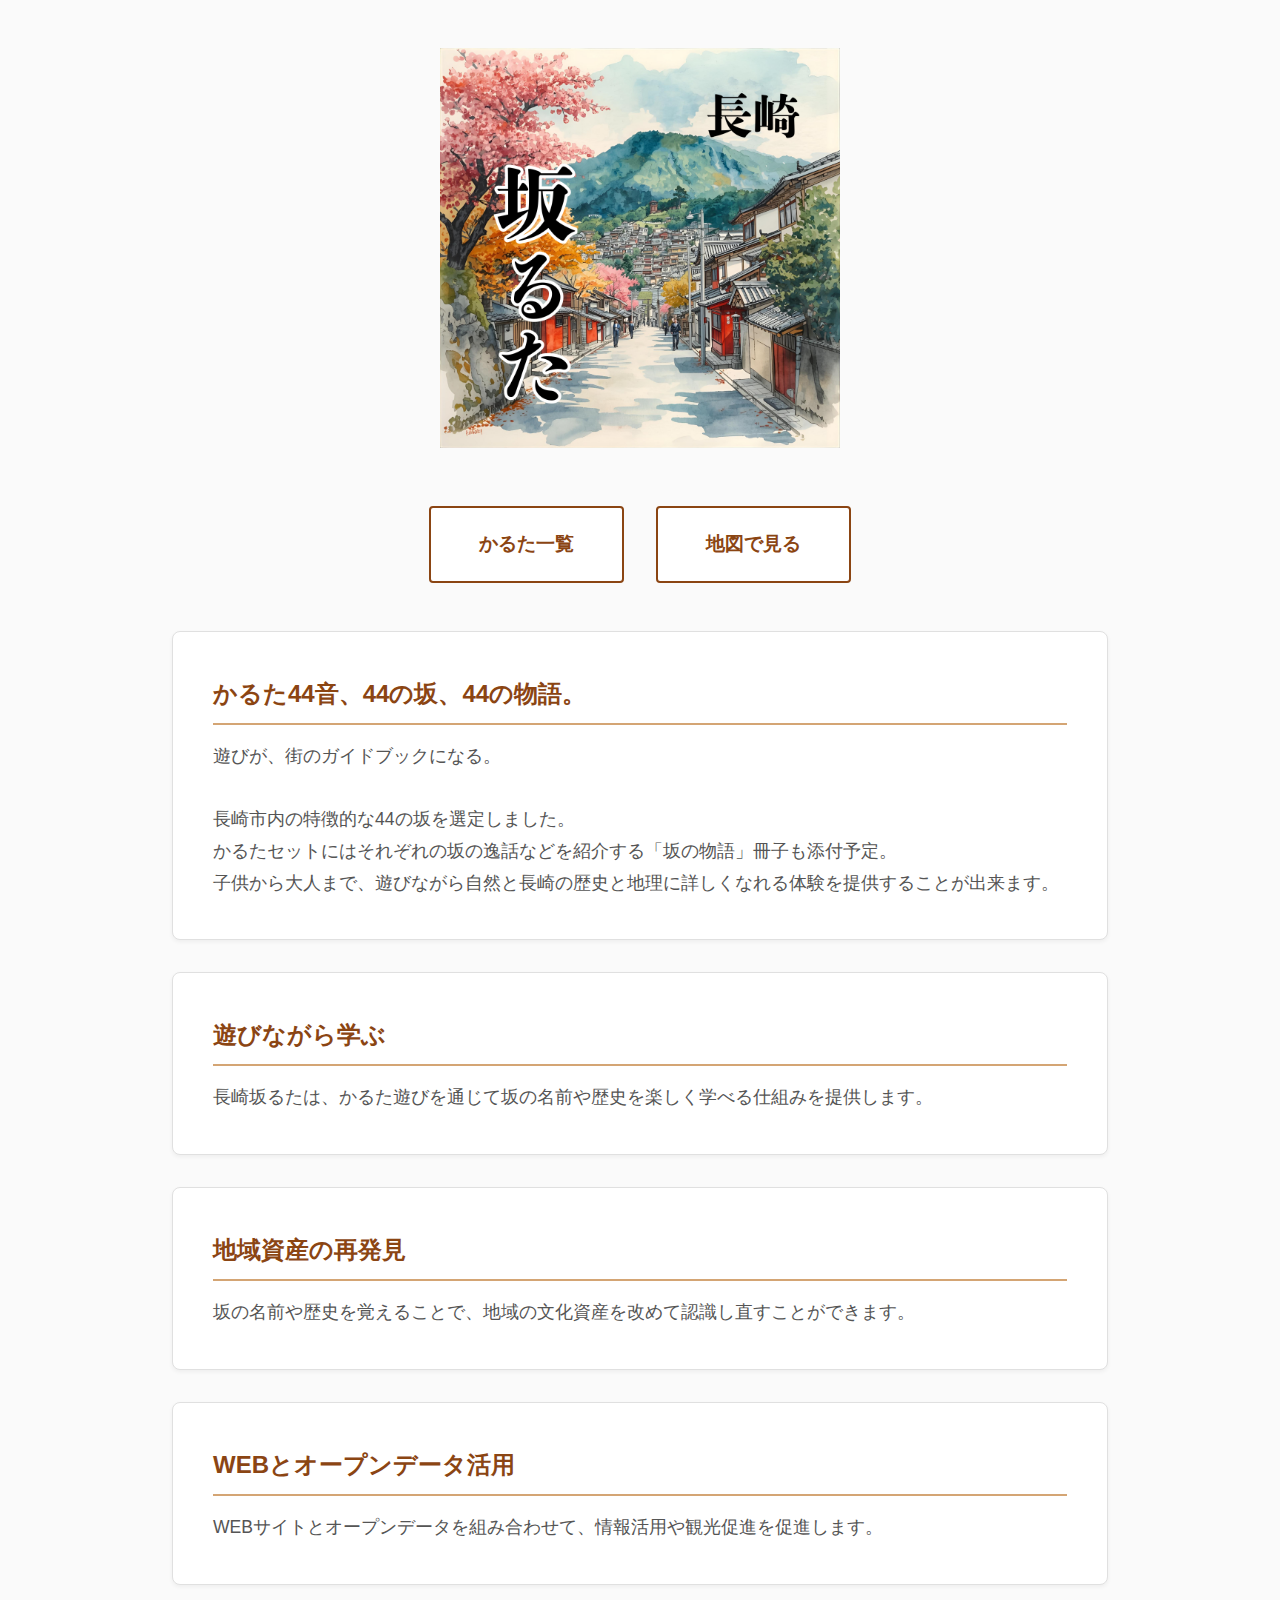
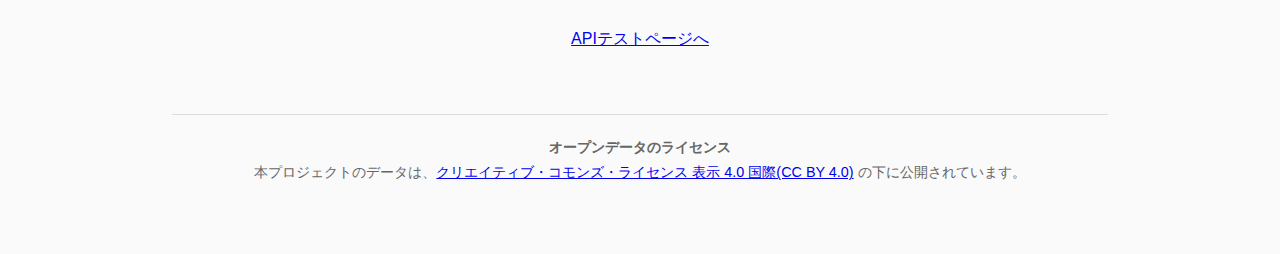
<file: index.html>
<!DOCTYPE html>
<html lang="ja">
<head>
    <meta charset="UTF-8">
    <meta name="viewport" content="width=device-width, initial-scale=1.0">
    <title>長崎坂るた</title>
    <link rel="icon" type="image/png" href="favicon.png">
    <link rel="shortcut icon" type="image/png" href="favicon.png">
    <link rel="apple-touch-icon" href="favicon.png">
    <link rel="stylesheet" href="css/index.css">
</head>
<body>
    <div class="container">
        <div class="logo-container">
            <img src="img/logo.png" alt="長崎坂るた" class="logo">
        </div>

        <div class="nav-buttons">
            <a href="list.html" class="nav-btn">かるた一覧</a>
            <a href="map.html" class="nav-btn">地図で見る</a>
        </div>

        <div class="concept-section">
            <div class="concept-title">かるた44音、44の坂、44の物語。</div>
            <div class="concept-text">
                遊びが、街のガイドブックになる。<br>
                <br>
                長崎市内の特徴的な44の坂を選定しました。<br>
                かるたセットにはそれぞれの坂の逸話などを紹介する「坂の物語」冊子も添付予定。<br>
                子供から大人まで、遊びながら自然と長崎の歴史と地理に詳しくなれる体験を提供することが出来ます。
            </div>
        </div>

        <div class="concept-section">
            <div class="concept-title">遊びながら学ぶ</div>
            <div class="concept-text">
                長崎坂るたは、かるた遊びを通じて坂の名前や歴史を楽しく学べる仕組みを提供します。
            </div>
        </div>

        <div class="concept-section">
            <div class="concept-title">地域資産の再発見</div>
            <div class="concept-text">
                坂の名前や歴史を覚えることで、地域の文化資産を改めて認識し直すことができます。
            </div>
        </div>

        <div class="concept-section">
            <div class="concept-title">WEBとオープンデータ活用</div>
            <div class="concept-text">
                WEBサイトとオープンデータを組み合わせて、情報活用や観光促進を促進します。
            </div>
        </div>

        <div style="text-align: center; margin-top: 40px;">
            <a href="api/api-test.html" target="_blank" rel="noopener">APIテストページへ</a>
        </div>

        <div style="text-align: center; margin-top: 60px; padding: 20px; border-top: 1px solid #ddd; color: #666; font-size: 0.9em;">
            <p><strong>オープンデータのライセンス</strong></p>
            <p>本プロジェクトのデータは、<a href="https://creativecommons.org/licenses/by/4.0/deed.ja" target="_blank" rel="noopener">クリエイティブ・コモンズ・ライセンス 表示 4.0 国際(CC BY 4.0)</a> の下に公開されています。</p>
        </div>
    </div>
</body>
</html>
</file>
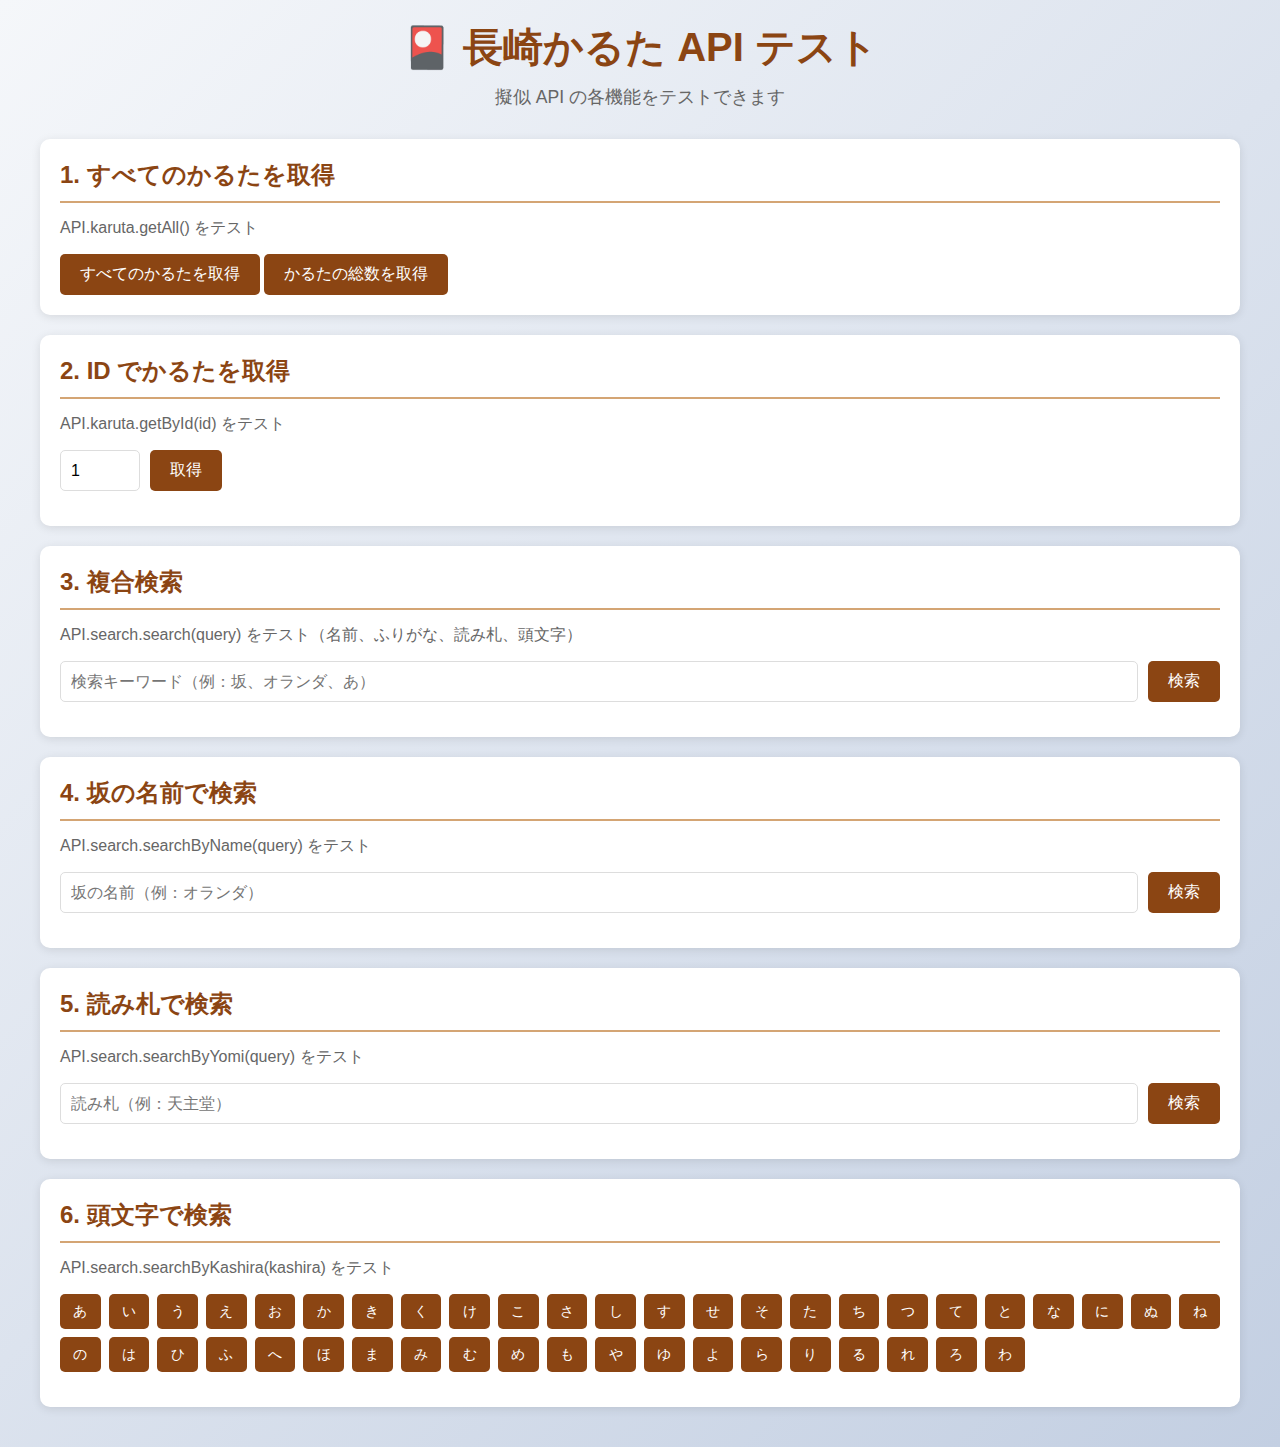
<file: api-test.html>
<!DOCTYPE html>
<html lang="ja">
<head>
    <meta charset="UTF-8">
    <meta name="viewport" content="width=device-width, initial-scale=1.0">
    <title>長崎かるた API テスト</title>
    <style>
        * {
            margin: 0;
            padding: 0;
            box-sizing: border-box;
        }

        body {
            font-family: 'Hiragino Kaku Gothic Pro', 'Segoe UI', Tahoma, sans-serif;
            background: linear-gradient(135deg, #f5f7fa 0%, #c3cfe2 100%);
            min-height: 100vh;
            padding: 20px;
        }

        .container {
            max-width: 1200px;
            margin: 0 auto;
        }

        header {
            text-align: center;
            color: #333;
            margin-bottom: 30px;
        }

        h1 {
            font-size: 2.5em;
            color: #8b4513;
            margin-bottom: 10px;
        }

        .subtitle {
            color: #666;
            font-size: 1.1em;
        }

        /* テストセクション */
        .test-section {
            background: white;
            border-radius: 10px;
            padding: 20px;
            margin-bottom: 20px;
            box-shadow: 0 2px 10px rgba(0, 0, 0, 0.1);
        }

        .test-section h2 {
            color: #8b4513;
            border-bottom: 2px solid #d4a574;
            padding-bottom: 10px;
            margin-bottom: 15px;
            font-size: 1.5em;
        }

        .test-buttons {
            display: flex;
            flex-wrap: wrap;
            gap: 10px;
            margin-bottom: 15px;
        }

        button {
            padding: 10px 20px;
            background: #8b4513;
            color: white;
            border: none;
            border-radius: 5px;
            cursor: pointer;
            font-size: 1em;
            transition: background 0.3s ease;
        }

        button:hover {
            background: #6b3410;
        }

        button:active {
            transform: scale(0.98);
        }

        .input-group {
            display: flex;
            gap: 10px;
            margin-bottom: 15px;
        }

        input[type="text"] {
            flex: 1;
            padding: 10px;
            border: 1px solid #ddd;
            border-radius: 5px;
            font-size: 1em;
        }

        input[type="text"]:focus {
            outline: none;
            border-color: #8b4513;
            box-shadow: 0 0 5px rgba(139, 69, 19, 0.3);
        }

        input[type="number"] {
            width: 80px;
            padding: 10px;
            border: 1px solid #ddd;
            border-radius: 5px;
            font-size: 1em;
        }

        /* 結果表示 */
        .result {
            background: #f9f9f9;
            border-left: 4px solid #d4a574;
            padding: 15px;
            margin-bottom: 15px;
            border-radius: 5px;
        }

        .result-title {
            color: #8b4513;
            font-weight: bold;
            margin-bottom: 10px;
            font-size: 1.1em;
        }

        .result-content {
            color: #333;
            max-height: 400px;
            overflow-y: auto;
            font-family: 'Monaco', 'Courier New', monospace;
            font-size: 0.9em;
            white-space: pre-wrap;
            word-wrap: break-word;
        }

        /* かるたカード表示 */
        .karuta-grid {
            display: grid;
            grid-template-columns: repeat(auto-fill, minmax(280px, 1fr));
            gap: 20px;
            margin-top: 20px;
        }

        .karuta-card {
            background: white;
            border-radius: 8px;
            overflow: hidden;
            box-shadow: 0 2px 8px rgba(0, 0, 0, 0.15);
            transition: transform 0.3s ease, box-shadow 0.3s ease;
        }

        .karuta-card:hover {
            transform: translateY(-5px);
            box-shadow: 0 5px 15px rgba(0, 0, 0, 0.2);
        }

        .karuta-card-header {
            background: linear-gradient(135deg, #8b4513 0%, #d4a574 100%);
            color: white;
            padding: 15px;
            text-align: center;
        }

        .karuta-card-id {
            font-size: 0.9em;
            opacity: 0.9;
            margin-bottom: 5px;
        }

        .karuta-card-name {
            font-size: 1.3em;
            font-weight: bold;
        }

        .karuta-card-body {
            padding: 15px;
        }

        .karuta-card-furikana {
            color: #666;
            font-size: 0.9em;
            margin-bottom: 10px;
        }

        .karuta-card-yomi {
            background: #f5f5f5;
            padding: 10px;
            border-radius: 5px;
            font-size: 0.95em;
            margin-bottom: 10px;
            line-height: 1.6;
        }

        .karuta-card-kashira {
            display: inline-block;
            background: #8b4513;
            color: white;
            padding: 5px 10px;
            border-radius: 5px;
            font-size: 0.9em;
            margin-bottom: 10px;
        }

        .karuta-card-location {
            color: #666;
            font-size: 0.85em;
            margin-top: 10px;
            padding-top: 10px;
            border-top: 1px solid #eee;
        }

        /* ページネーション */
        .pagination {
            display: flex;
            gap: 10px;
            align-items: center;
            justify-content: center;
            margin-top: 20px;
            flex-wrap: wrap;
        }

        .pagination-info {
            color: #333;
            font-weight: bold;
        }

        .status {
            padding: 10px 15px;
            background: #e8f4f8;
            border-left: 4px solid #2196F3;
            border-radius: 5px;
            color: #0277bd;
            margin-bottom: 15px;
        }

        .error {
            background: #ffebee;
            border-left-color: #f44336;
            color: #c62828;
        }

        .loading {
            text-align: center;
            padding: 20px;
            color: #666;
        }

        .spinner {
            display: inline-block;
            width: 20px;
            height: 20px;
            border: 3px solid #f3f3f3;
            border-top: 3px solid #8b4513;
            border-radius: 50%;
            animation: spin 1s linear infinite;
        }

        @keyframes spin {
            0% { transform: rotate(0deg); }
            100% { transform: rotate(360deg); }
        }

        .kashira-buttons {
            display: grid;
            grid-template-columns: repeat(auto-fill, minmax(40px, 1fr));
            gap: 8px;
            margin-bottom: 15px;
        }

        .kashira-buttons button {
            padding: 8px;
            font-size: 0.9em;
        }

        @media (max-width: 768px) {
            h1 {
                font-size: 1.8em;
            }

            .karuta-grid {
                grid-template-columns: repeat(auto-fill, minmax(240px, 1fr));
            }

            .input-group {
                flex-direction: column;
            }

            input[type="number"] {
                width: 100%;
            }
        }
    </style>
</head>
<body>
    <div class="container">
        <header>
            <h1>🎴 長崎かるた API テスト</h1>
            <p class="subtitle">擬似 API の各機能をテストできます</p>
        </header>

        <!-- 1. すべてのかるたを取得 -->
        <div class="test-section">
            <h2>1. すべてのかるたを取得</h2>
            <p style="margin-bottom: 15px; color: #666;">API.karuta.getAll() をテスト</p>
            <button onclick="testGetAll()">すべてのかるたを取得</button>
            <button onclick="testGetTotalCount()">かるたの総数を取得</button>
            <div id="result-all"></div>
        </div>

        <!-- 2. ID でかるたを取得 -->
        <div class="test-section">
            <h2>2. ID でかるたを取得</h2>
            <p style="margin-bottom: 15px; color: #666;">API.karuta.getById(id) をテスト</p>
            <div class="input-group">
                <input type="number" id="karutaId" placeholder="かるた ID (1-44)" min="1" max="44" value="1">
                <button onclick="testGetById()">取得</button>
            </div>
            <div id="result-by-id"></div>
        </div>

        <!-- 3. 複合検索 -->
        <div class="test-section">
            <h2>3. 複合検索</h2>
            <p style="margin-bottom: 15px; color: #666;">API.search.search(query) をテスト（名前、ふりがな、読み札、頭文字）</p>
            <div class="input-group">
                <input type="text" id="searchQuery" placeholder="検索キーワード（例：坂、オランダ、あ）">
                <button onclick="testSearch()">検索</button>
            </div>
            <div id="result-search"></div>
        </div>

        <!-- 4. 坂の名前で検索 -->
        <div class="test-section">
            <h2>4. 坂の名前で検索</h2>
            <p style="margin-bottom: 15px; color: #666;">API.search.searchByName(query) をテスト</p>
            <div class="input-group">
                <input type="text" id="nameQuery" placeholder="坂の名前（例：オランダ）">
                <button onclick="testSearchByName()">検索</button>
            </div>
            <div id="result-by-name"></div>
        </div>

        <!-- 5. 読み札で検索 -->
        <div class="test-section">
            <h2>5. 読み札で検索</h2>
            <p style="margin-bottom: 15px; color: #666;">API.search.searchByYomi(query) をテスト</p>
            <div class="input-group">
                <input type="text" id="yomiQuery" placeholder="読み札（例：天主堂）">
                <button onclick="testSearchByYomi()">検索</button>
            </div>
            <div id="result-by-yomi"></div>
        </div>

        <!-- 6. 頭文字で検索 -->
        <div class="test-section">
            <h2>6. 頭文字で検索</h2>
            <p style="margin-bottom: 15px; color: #666;">API.search.searchByKashira(kashira) をテスト</p>
            <div class="kashira-buttons" id="kashiraButtons"></div>
            <div id="result-by-kashira"></div>
        </div>


    </div>

    <script type="module">
        import API from './api/index.js';

        // グローバルに API を設定（コンソールからアクセス可能）
        window.API = API;

        // ロード状態を表示する関数
        function showLoading(elementId) {
            document.getElementById(elementId).innerHTML = 
                '<div class="loading"><div class="spinner"></div> 読み込み中...</div>';
        }

        // 結果を JSON フォーマットで表示
        function displayResult(elementId, result, title = null) {
            let html = '';
            if (title) {
                html += `<div class="result-title">${title}</div>`;
            }
            html += `<div class="result"><div class="result-content">${JSON.stringify(result, null, 2)}</div></div>`;
            document.getElementById(elementId).innerHTML = html;
        }

        // かるたカード表示関数
        function displayKarutaCards(elementId, karutaList, title = null) {
            let html = '';
            if (title) {
                html += `<div class="result-title">${title}</div>`;
            }
            if (karutaList.length === 0) {
                html += '<div class="status error">検索結果がありません</div>';
            } else {
                html += `<div class="status">検索結果: ${karutaList.length}件</div>`;
                html += '<div class="karuta-grid">';
                karutaList.forEach(k => {
                    html += `
                        <div class="karuta-card">
                            <div class="karuta-card-header">
                                <div class="karuta-card-id">ID: ${k.id}</div>
                                <div class="karuta-card-name">${k.name}</div>
                            </div>
                            <div class="karuta-card-body">
                                <div class="karuta-card-furikana">${k.furikana}</div>
                                <div class="karuta-card-kashira">頭文字: ${k.kashira}</div>
                                <div class="karuta-card-yomi">${k.yomi_kanji}</div>
                                <div class="karuta-card-location">📍 北緯 ${k.lat.toFixed(6)}, 東経 ${k.lon.toFixed(6)}</div>
                            </div>
                        </div>
                    `;
                });
                html += '</div>';
            }
            document.getElementById(elementId).innerHTML = html;
        }

        // 1. すべてのかるたを取得
        window.testGetAll = async function() {
            showLoading('result-all');
            try {
                const result = await API.karuta.getAll();
                displayKarutaCards('result-all', result, `全かるた (${result.length}件)`);
            } catch (error) {
                document.getElementById('result-all').innerHTML = 
                    `<div class="status error">エラー: ${error.message}</div>`;
            }
        };

        // かるたの総数を取得
        window.testGetTotalCount = async function() {
            showLoading('result-all');
            try {
                const count = await API.karuta.getTotalCount();
                document.getElementById('result-all').innerHTML = 
                    `<div class="result"><div class="result-title">かるたの総数</div><div class="result-content">${count}枚</div></div>`;
            } catch (error) {
                document.getElementById('result-all').innerHTML = 
                    `<div class="status error">エラー: ${error.message}</div>`;
            }
        };

        // 2. ID でかるたを取得
        window.testGetById = async function() {
            const id = parseInt(document.getElementById('karutaId').value);
            if (isNaN(id) || id < 1 || id > 44) {
                document.getElementById('result-by-id').innerHTML = 
                    '<div class="status error">1～44の数字を入力してください</div>';
                return;
            }
            showLoading('result-by-id');
            try {
                const result = await API.karuta.getById(id);
                if (result) {
                    displayKarutaCards('result-by-id', [result], `ID ${id} のかるた`);
                } else {
                    document.getElementById('result-by-id').innerHTML = 
                        `<div class="status error">ID ${id} は見つかりません</div>`;
                }
            } catch (error) {
                document.getElementById('result-by-id').innerHTML = 
                    `<div class="status error">エラー: ${error.message}</div>`;
            }
        };

        // 3. 複合検索
        window.testSearch = async function() {
            const query = document.getElementById('searchQuery').value;
            if (!query.trim()) {
                document.getElementById('result-search').innerHTML = 
                    '<div class="status error">検索キーワードを入力してください</div>';
                return;
            }
            showLoading('result-search');
            try {
                const result = await API.search.search(query);
                displayKarutaCards('result-search', result, `「${query}」の検索結果`);
            } catch (error) {
                document.getElementById('result-search').innerHTML = 
                    `<div class="status error">エラー: ${error.message}</div>`;
            }
        };

        // 4. 坂の名前で検索
        window.testSearchByName = async function() {
            const query = document.getElementById('nameQuery').value;
            if (!query.trim()) {
                document.getElementById('result-by-name').innerHTML = 
                    '<div class="status error">坂の名前を入力してください</div>';
                return;
            }
            showLoading('result-by-name');
            try {
                const result = await API.search.searchByName(query);
                displayKarutaCards('result-by-name', result, `坂の名前で「${query}」を検索`);
            } catch (error) {
                document.getElementById('result-by-name').innerHTML = 
                    `<div class="status error">エラー: ${error.message}</div>`;
            }
        };

        // 5. 読み札で検索
        window.testSearchByYomi = async function() {
            const query = document.getElementById('yomiQuery').value;
            if (!query.trim()) {
                document.getElementById('result-by-yomi').innerHTML = 
                    '<div class="status error">読み札を入力してください</div>';
                return;
            }
            showLoading('result-by-yomi');
            try {
                const result = await API.search.searchByYomi(query);
                displayKarutaCards('result-by-yomi', result, `読み札で「${query}」を検索`);
            } catch (error) {
                document.getElementById('result-by-yomi').innerHTML = 
                    `<div class="status error">エラー: ${error.message}</div>`;
            }
        };

        // 6. 頭文字で検索
        window.testSearchByKashira = async function(kashira) {
            showLoading('result-by-kashira');
            try {
                const result = await API.search.searchByKashira(kashira);
                displayKarutaCards('result-by-kashira', result, `「${kashira}」行のかるた`);
            } catch (error) {
                document.getElementById('result-by-kashira').innerHTML = 
                    `<div class="status error">エラー: ${error.message}</div>`;
            }
        };

        // 6. 頭文字一覧を取得
        window.testGetKashiraList = async function() {
            showLoading('result-kashira-list');
            try {
                const result = await API.karuta.getKashiraList();
                document.getElementById('result-kashira-list').innerHTML = 
                    `<div class="result"><div class="result-title">利用可能な頭文字</div><div class="result-content">${JSON.stringify(result, null, 2)}</div></div>`;
            } catch (error) {
                document.getElementById('result-kashira-list').innerHTML = 
                    `<div class="status error">エラー: ${error.message}</div>`;
            }
        };

        // 頭文字ボタンを動的に生成
        async function initKashiraButtons() {
            try {
                const kashiraList = await API.karuta.getKashiraList();
                const container = document.getElementById('kashiraButtons');
                kashiraList.forEach(kashira => {
                    const btn = document.createElement('button');
                    btn.textContent = kashira;
                    btn.onclick = () => window.testSearchByKashira(kashira);
                    container.appendChild(btn);
                });
            } catch (error) {
                console.error('頭文字ボタンの初期化に失敗:', error);
            }
        }

        // ページロード時に頭文字ボタンを初期化
        initKashiraButtons();

        // コンソール出力
        console.log('API テストページが読み込まれました');
        console.log('グローバルに window.API が設定されています');
        console.log('コンソールから直接 API を呼び出せます：');
        console.log('  await API.karuta.getAll()');
        console.log('  await API.search.search("坂")');
        console.log('  await API.search.searchByKashira("あ")');
    </script>
</body>
</html>
</file>
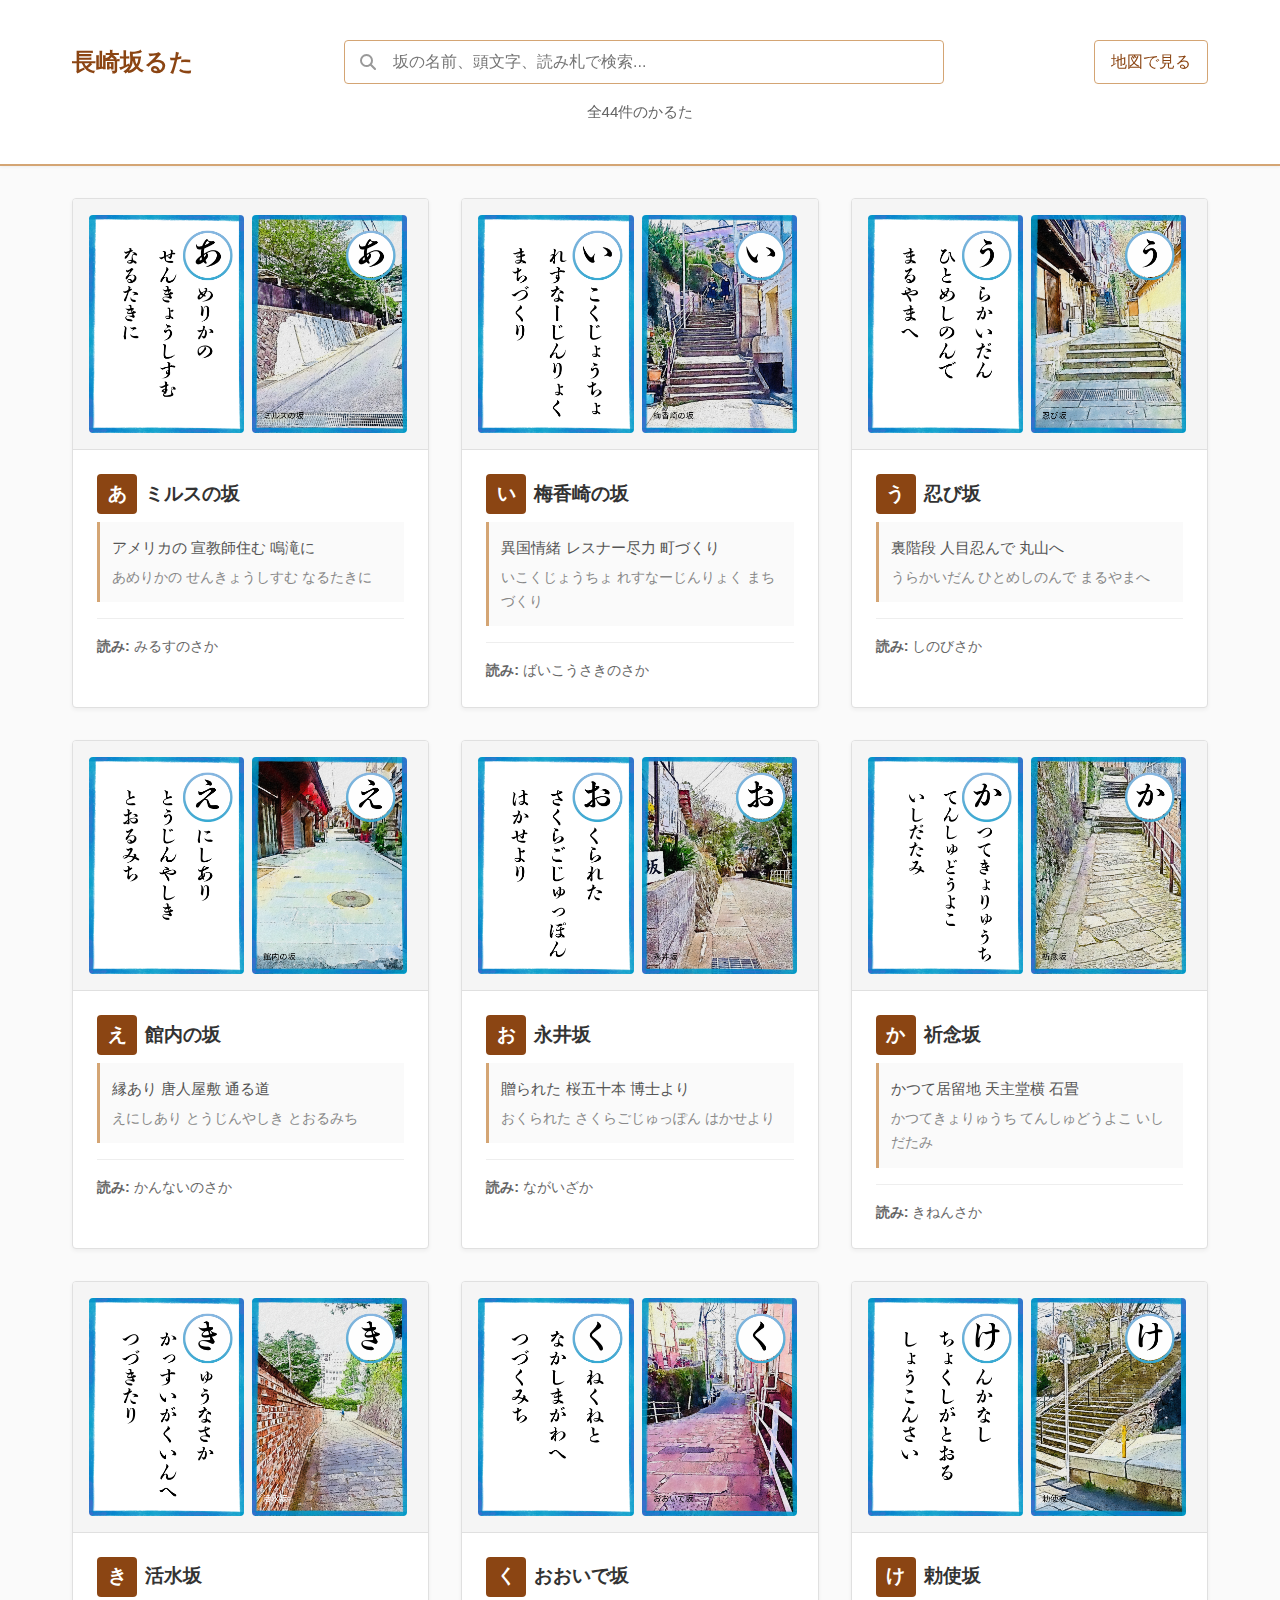
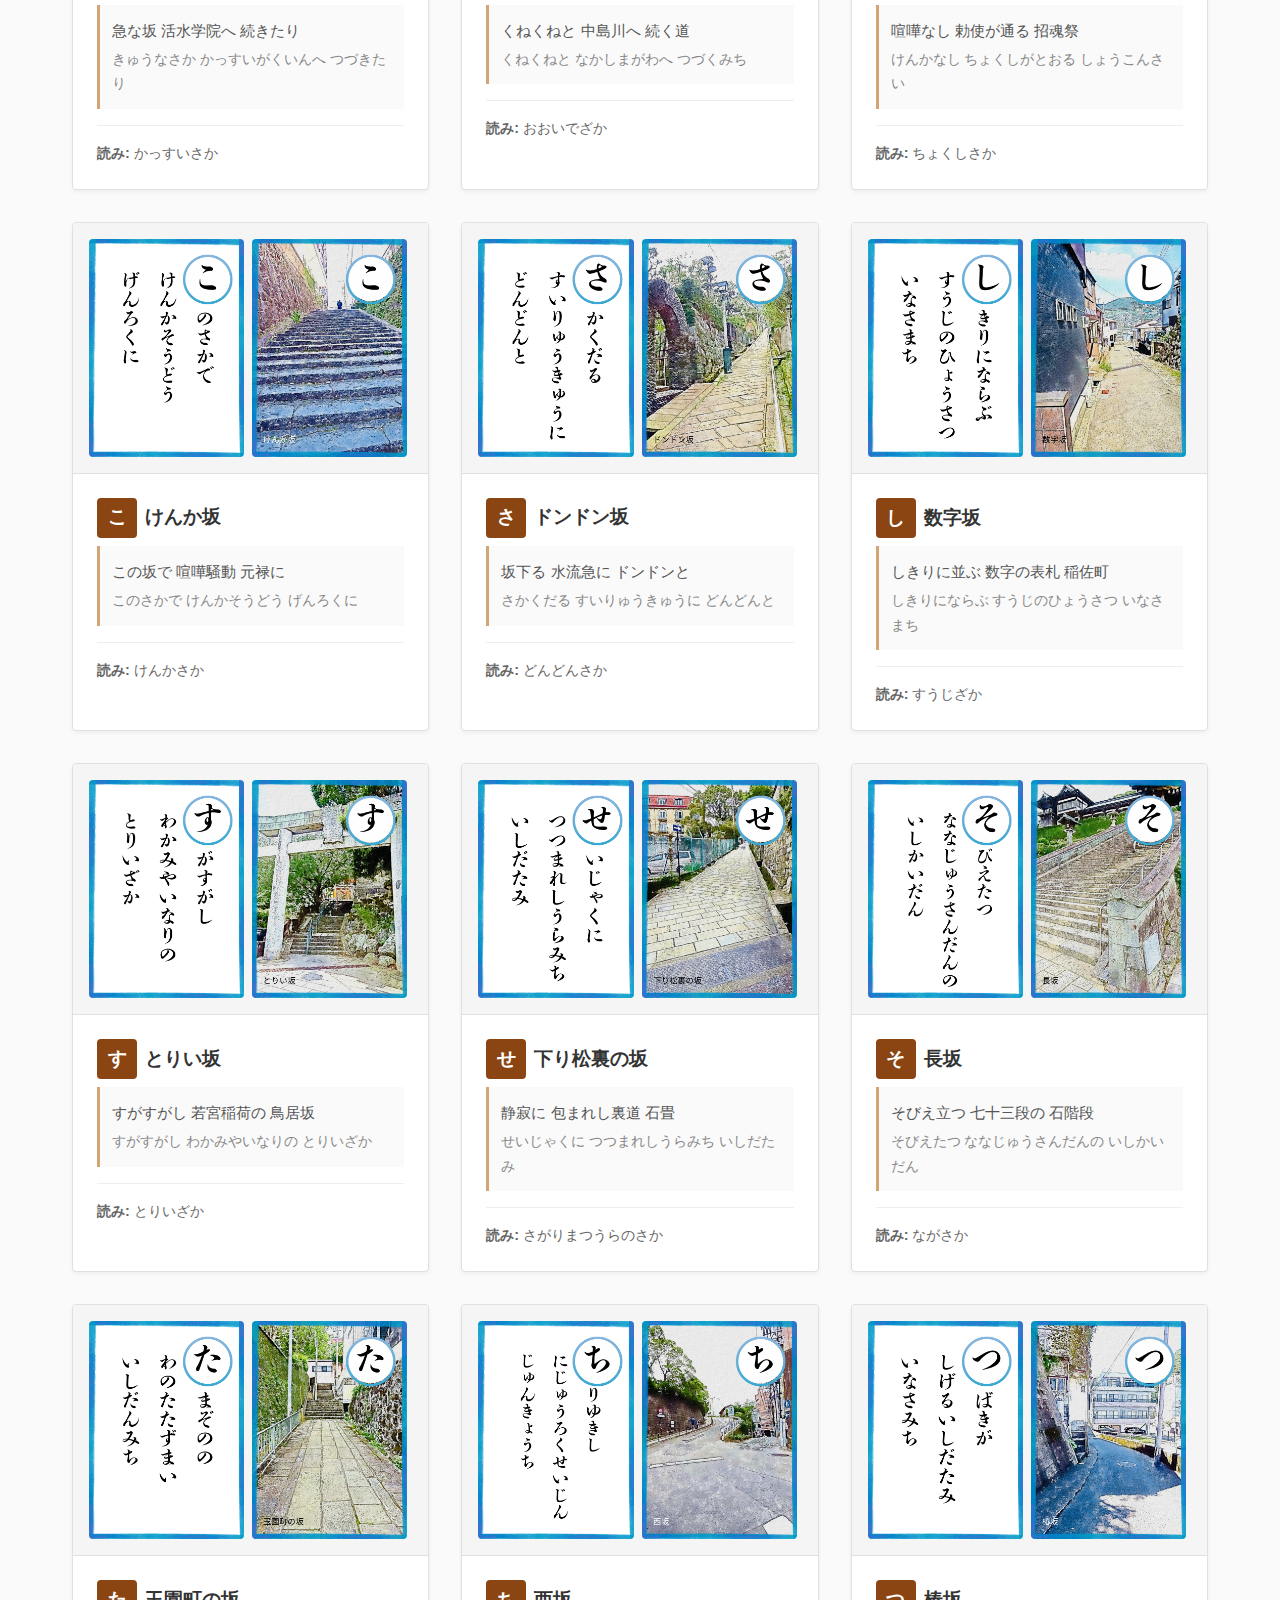
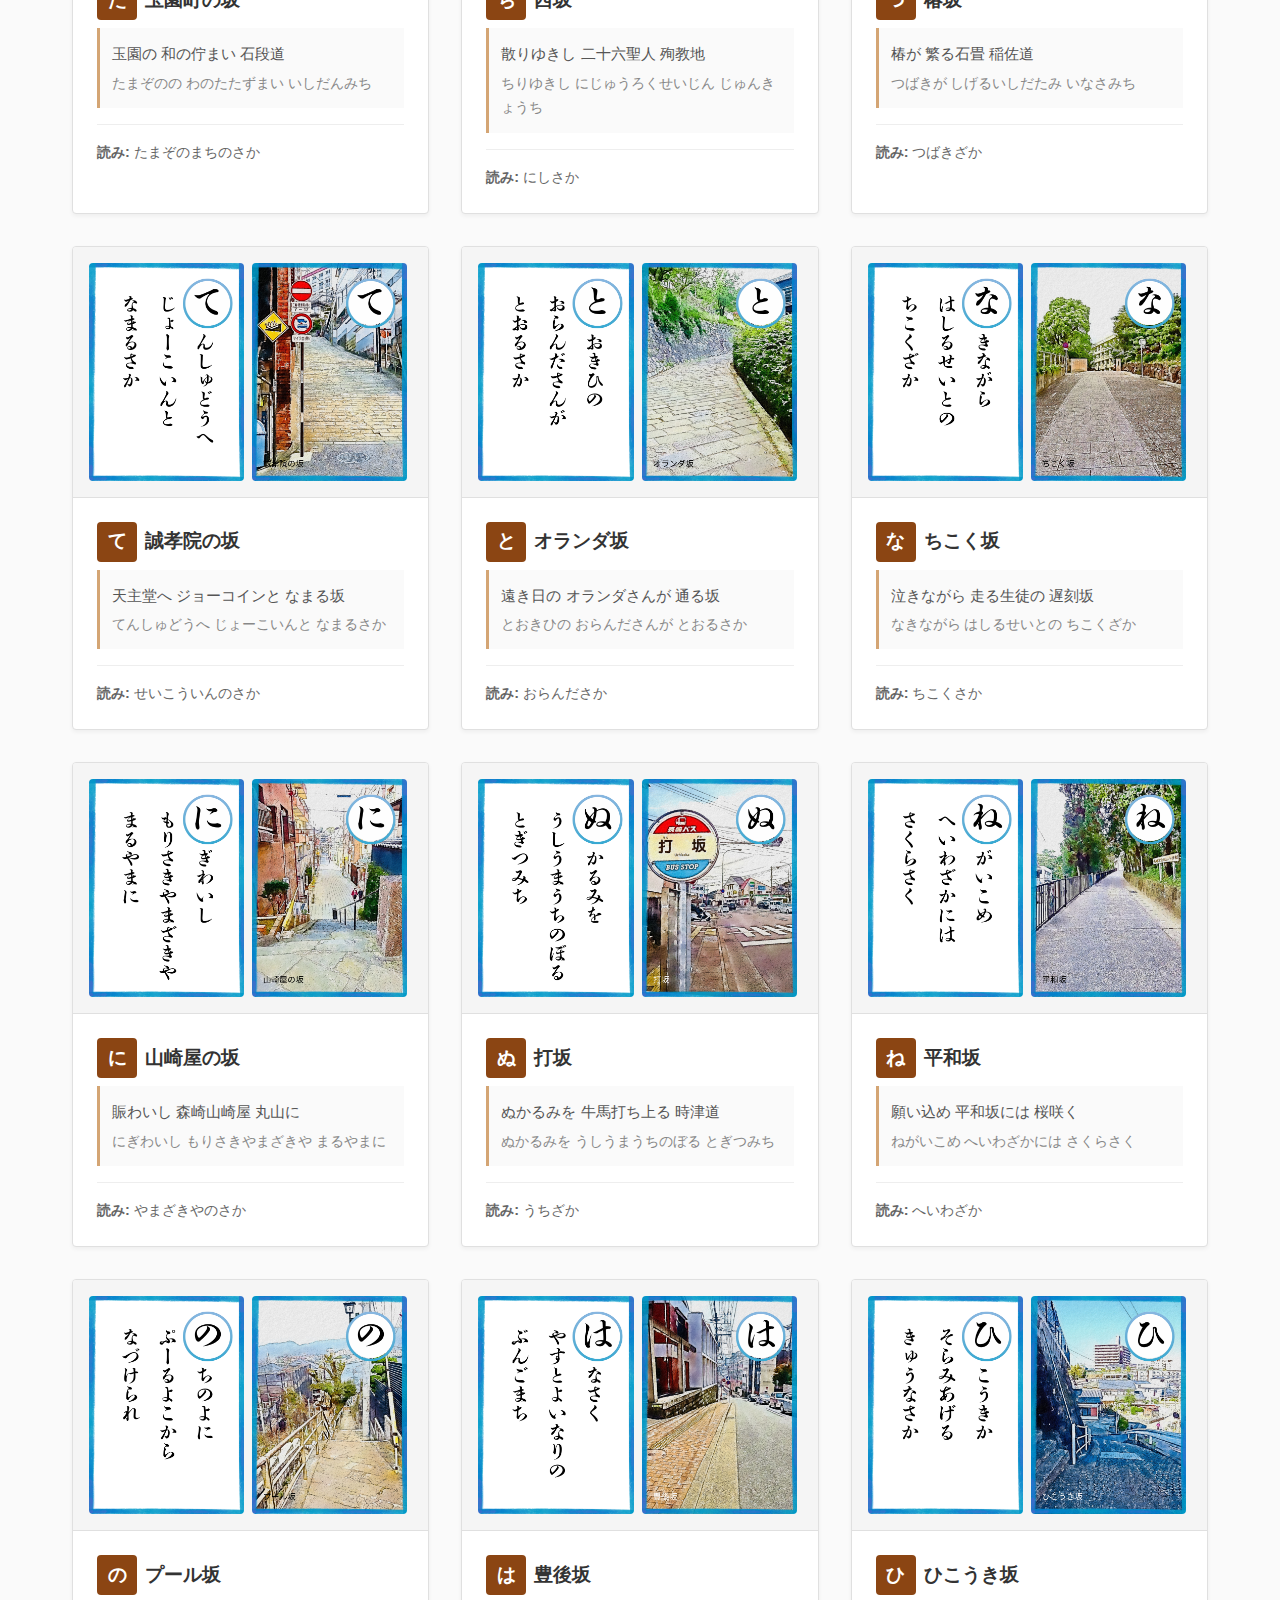
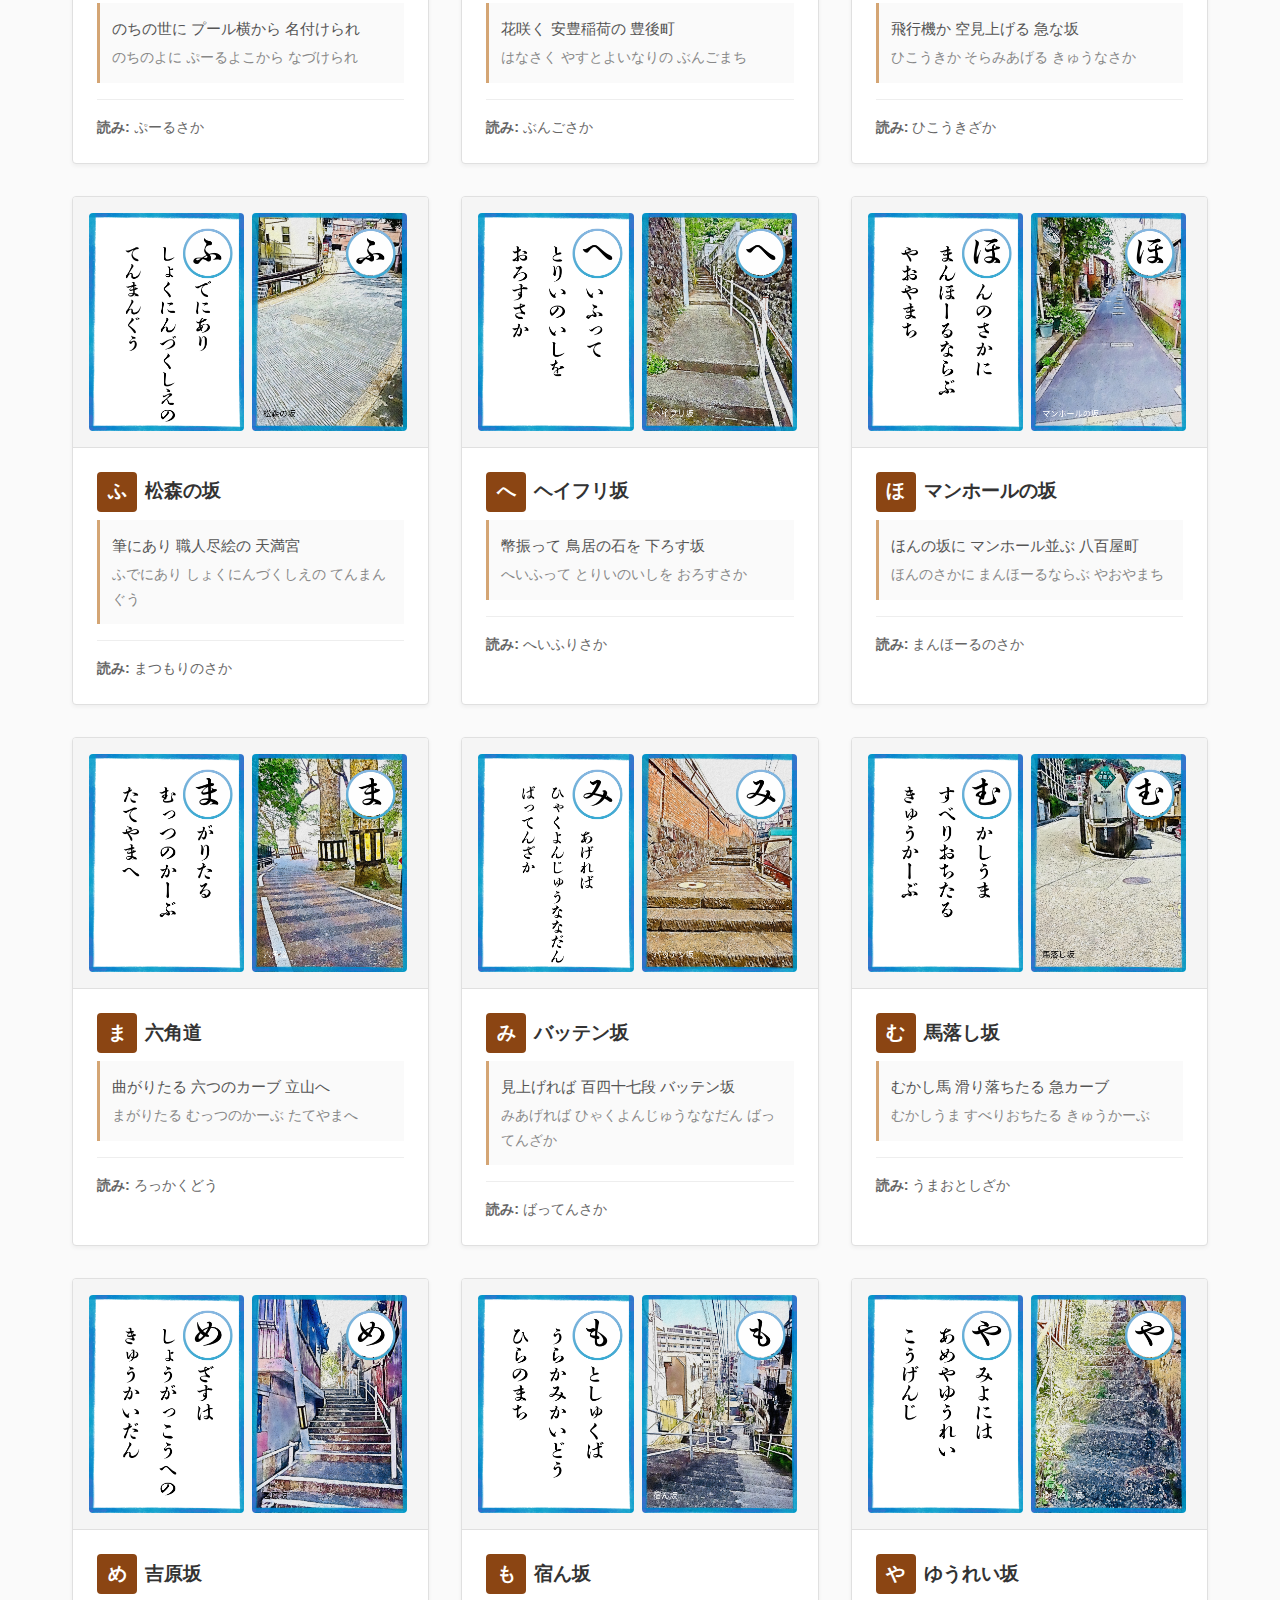
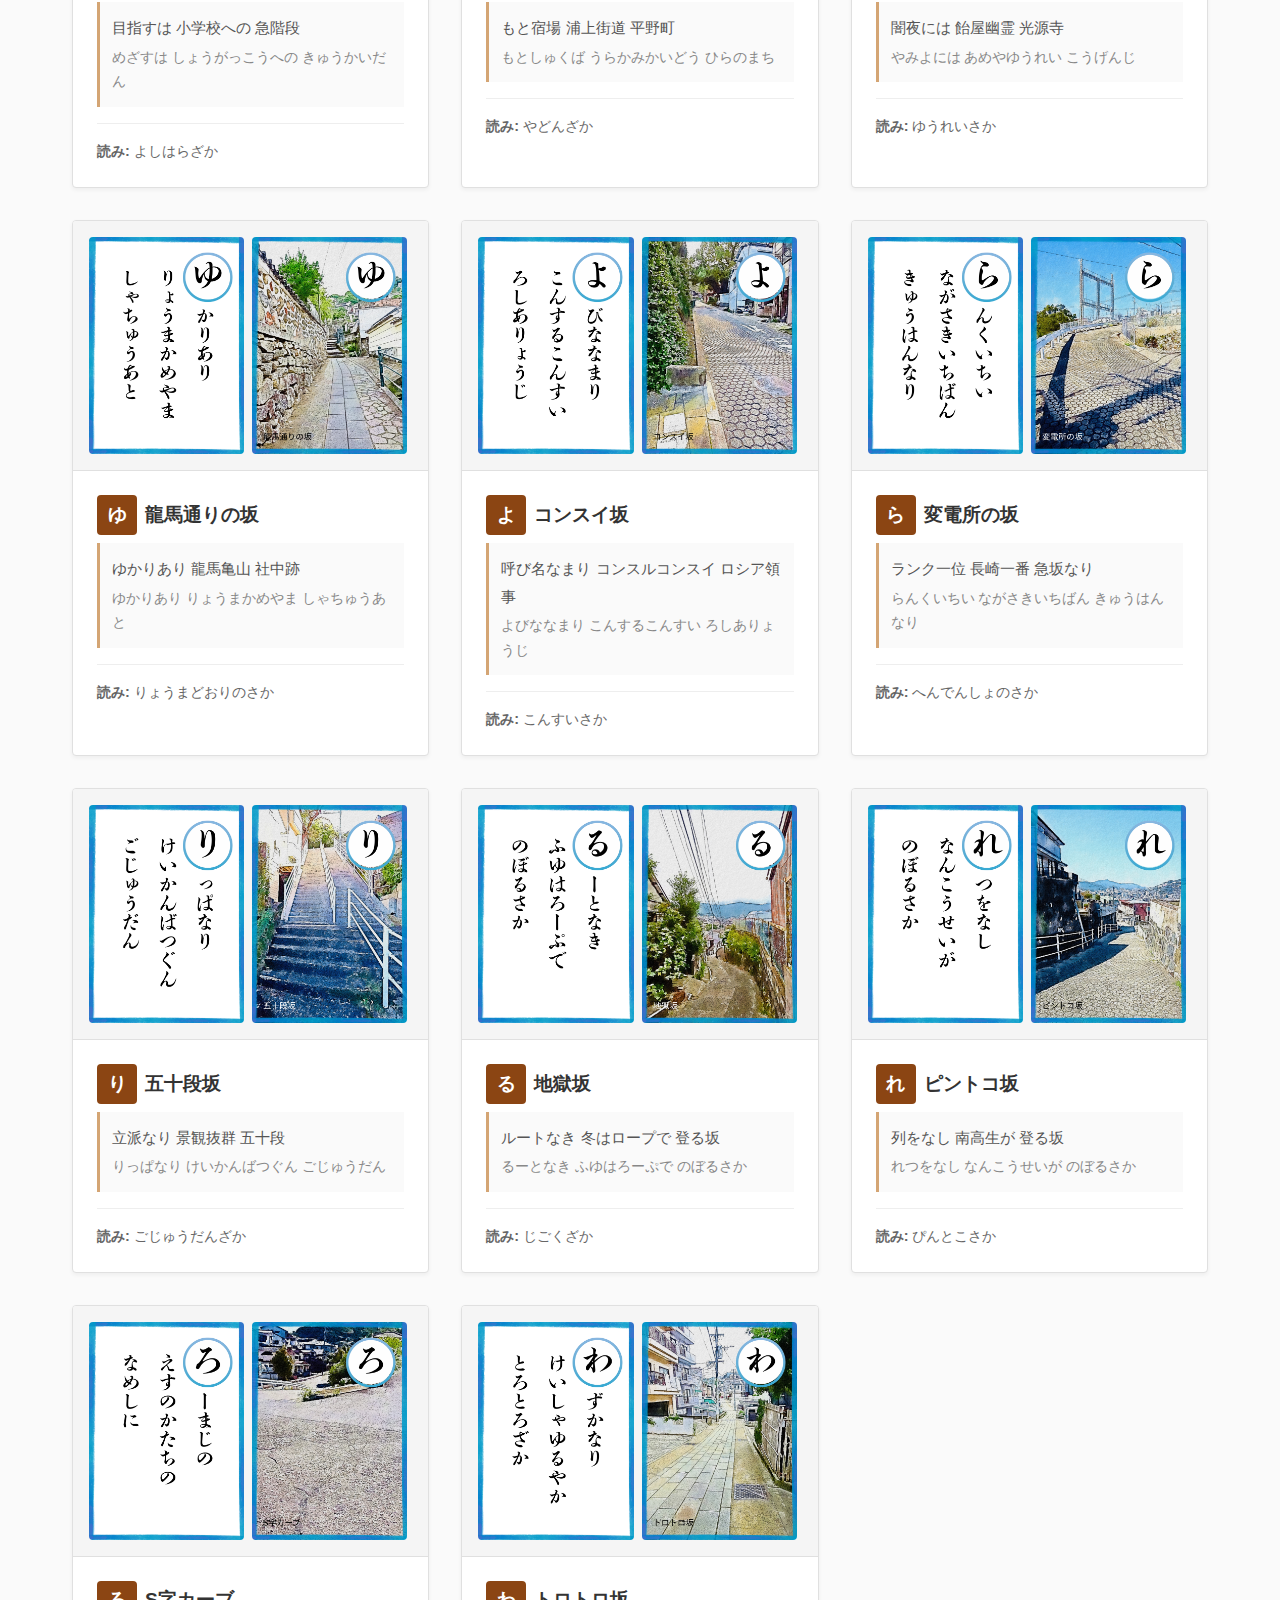
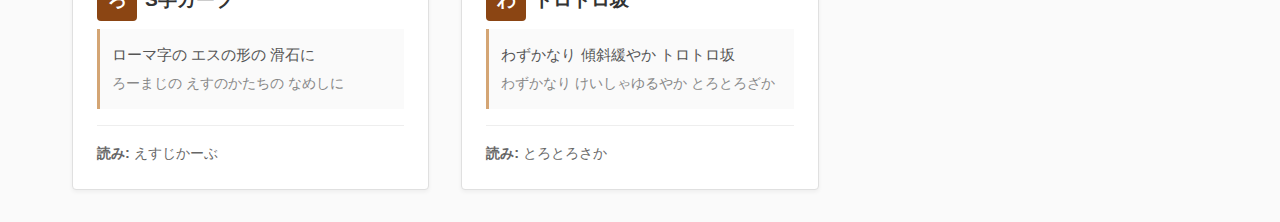
<file: list.html>
<!DOCTYPE html>
<html lang="ja">
<head>
    <meta charset="UTF-8">
    <meta name="viewport" content="width=device-width, initial-scale=1.0">
    <title>かるた一覧 - 長崎坂るた</title>
    <link rel="icon" type="image/png" href="favicon.png">
    <link rel="shortcut icon" type="image/png" href="favicon.png">
    <link rel="apple-touch-icon" href="favicon.png">
    <link rel="stylesheet" href="https://cdnjs.cloudflare.com/ajax/libs/font-awesome/6.4.0/css/all.min.css" />
    <link rel="stylesheet" href="css/list.css">
</head>
<body>
    <div class="header">
        <div class="header-content">
            <a href="index.html" class="header-title">長崎坂るた</a>
            <div class="search-container">
                <i class="fas fa-search search-icon"></i>
                <input type="text" class="search-box" id="searchBox" placeholder="坂の名前、頭文字、読み札で検索...">
            </div>
            <a href="map.html" class="nav-link">地図で見る</a>
        </div>
        <div class="stats" id="stats"></div>
    </div>

    <div class="container">
        <div id="karutaGrid" class="karuta-grid"></div>
        <div id="noResults" class="no-results" style="display: none;">
            <i class="fas fa-search" style="font-size: 3rem; color: #ddd; margin-bottom: 1rem;"></i>
            <p>検索結果が見つかりませんでした</p>
        </div>
    </div>

    <!-- モーダルウィンドウ -->
    <div id="karutaModal" class="modal">
        <div class="modal-content">
            <div class="modal-header">
                <div class="modal-header-content">
                    <div id="modalKashira" class="modal-kashira"></div>
                    <div id="modalName" class="modal-karuta-name"></div>
                </div>
                <button class="modal-close" onclick="closeModal()">&times;</button>
            </div>
            <div class="modal-body" id="modalBody">
                <!-- コンテンツはJavaScriptで動的に生成 -->
            </div>
        </div>
    </div>

    <script src="js/list.js"></script>
</body>
</html>
</file>
<file: css/index.css>
* {
    margin: 0;
    padding: 0;
    box-sizing: border-box;
}

body {
    font-family: 'Hiragino Kaku Gothic ProN', 'Hiragino Sans', 'Yu Gothic', 'Meiryo', sans-serif;
    background: #fafafa;
    min-height: 100vh;
    color: #333;
    line-height: 1.8;
}

.container {
    max-width: 1000px;
    margin: 0 auto;
    padding: 3rem 2rem;
}

.logo-container {
    text-align: center;
    margin-bottom: 3rem;
}

.logo {
    max-width: 400px;
    height: auto;
    display: inline-block;
}

.concept-section {
    background: white;
    border: 1px solid #e0e0e0;
    border-radius: 8px;
    padding: 2.5rem;
    margin-bottom: 2rem;
    box-shadow: 0 2px 4px rgba(0, 0, 0, 0.05);
}

.concept-title {
    color: #8b4513;
    font-size: 1.5rem;
    font-weight: 600;
    margin-bottom: 1rem;
    border-bottom: 2px solid #d4a574;
    padding-bottom: 0.5rem;
}

.concept-text {
    font-size: 1.1rem;
    color: #555;
    line-height: 1.8;
}

.nav-buttons {
    display: flex;
    justify-content: center;
    gap: 2rem;
    margin-top: 2rem;
    margin-bottom: 3rem;
    flex-wrap: wrap;
}

.nav-btn {
    padding: 1.2rem 3rem;
    border: 2px solid #8b4513;
    border-radius: 4px;
    background: white;
    color: #8b4513;
    font-size: 1.2rem;
    text-decoration: none;
    cursor: pointer;
    transition: all 0.3s;
    display: inline-block;
    font-weight: 600;
}

.nav-btn:hover {
    background: #8b4513;
    color: white;
    transform: translateY(-2px);
    box-shadow: 0 4px 8px rgba(139, 69, 19, 0.2);
}

@media (max-width: 768px) {
    .logo {
        max-width: 300px;
    }

    .concept-section {
        padding: 1.5rem;
    }

    .concept-title {
        font-size: 1.3rem;
    }

    .concept-text {
        font-size: 1rem;
    }

    .nav-btn {
        padding: 1rem 2rem;
        font-size: 1rem;
        width: 100%;
        max-width: 300px;
    }
}
</file>
<file: css/list.css>
* {
    margin: 0;
    padding: 0;
    box-sizing: border-box;
}

body {
    font-family: 'Hiragino Kaku Gothic ProN', 'Hiragino Sans', 'Yu Gothic', 'Meiryo', sans-serif;
    background: #fafafa;
    min-height: 100vh;
    color: #333;
    line-height: 1.6;
}

.header {
    background: #fff;
    border-bottom: 2px solid #d4a574;
    padding: 1.5rem 0;
    position: sticky;
    top: 0;
    z-index: 1000;
    box-shadow: 0 1px 3px rgba(0, 0, 0, 0.05);
}

.header-content {
    max-width: 1200px;
    margin: 0 auto;
    padding: 0 2rem;
    display: flex;
    justify-content: space-between;
    align-items: center;
    flex-wrap: wrap;
    gap: 1rem;
}

.header-title {
    color: #8b4513;
    font-size: 1.5rem;
    font-weight: 600;
    text-decoration: none;
}

.nav-link {
    color: #8b4513;
    text-decoration: none;
    padding: 0.5rem 1rem;
    border: 1px solid #d4a574;
    border-radius: 4px;
    transition: all 0.3s;
}

.nav-link:hover {
    background: #8b4513;
    color: white;
}

.search-container {
    max-width: 600px;
    margin: 1rem auto;
    position: relative;
    flex: 1;
    min-width: 200px;
}

.search-box {
    width: 100%;
    padding: 0.75rem 1rem 0.75rem 3rem;
    border: 1px solid #d4a574;
    border-radius: 4px;
    font-size: 1rem;
    outline: none;
    transition: all 0.3s;
    background: #fff;
}

.search-box:focus {
    border-color: #8b4513;
    box-shadow: 0 0 0 2px rgba(139, 69, 19, 0.1);
}

.search-icon {
    position: absolute;
    left: 1rem;
    top: 50%;
    transform: translateY(-50%);
    color: #999;
}

.container {
    max-width: 1200px;
    margin: 2rem auto;
    padding: 0 2rem;
}

.stats {
    text-align: center;
    color: #666;
    margin-bottom: 1rem;
    font-size: 0.95rem;
}

.karuta-grid {
    display: grid;
    grid-template-columns: repeat(auto-fill, minmax(280px, 1fr));
    gap: 2rem;
    margin-bottom: 2rem;
}

.karuta-card {
    background: white;
    border: 1px solid #e0e0e0;
    border-radius: 4px;
    overflow: hidden;
    box-shadow: 0 2px 4px rgba(0, 0, 0, 0.05);
    transition: all 0.3s;
    cursor: pointer;
}

.karuta-card:hover {
    transform: translateY(-2px);
    box-shadow: 0 4px 8px rgba(0, 0, 0, 0.1);
    border-color: #d4a574;
}

.karuta-images {
    display: flex;
    gap: 0.5rem;
    padding: 1rem;
    background: #f5f5f5;
    border-bottom: 1px solid #e0e0e0;
}

.karuta-images img {
    width: 48%;
    height: auto;
    border-radius: 4px;
    object-fit: cover;
}

.karuta-info {
    padding: 1.5rem;
}

.karuta-header {
    display: flex;
    align-items: center;
    gap: 0.5rem;
    margin-bottom: 0.5rem;
}

.kashira {
    background: #8b4513;
    color: white;
    width: 2.5rem;
    height: 2.5rem;
    border-radius: 4px;
    display: flex;
    align-items: center;
    justify-content: center;
    font-weight: bold;
    font-size: 1.2rem;
}

.karuta-name {
    font-size: 1.2rem;
    font-weight: bold;
    color: #333;
}

.yomi-text {
    margin-top: 0.5rem;
    padding: 0.75rem;
    background: #fafafa;
    border-left: 3px solid #d4a574;
    font-size: 0.95rem;
    line-height: 1.8;
    color: #555;
}

.yomi-hiragana {
    font-size: 0.85rem;
    color: #888;
    margin-top: 0.25rem;
}

.saka-info {
    margin-top: 1rem;
    padding-top: 1rem;
    border-top: 1px solid #eee;
    font-size: 0.9rem;
    color: #666;
}

.no-results {
    text-align: center;
    padding: 3rem;
    background: white;
    border: 1px solid #e0e0e0;
    border-radius: 4px;
    color: #666;
}

/* モーダルウィンドウ */
.modal {
    display: none;
    position: fixed;
    z-index: 2000;
    left: 0;
    top: 0;
    width: 100%;
    height: 100%;
    overflow: auto;
    background-color: rgba(0, 0, 0, 0.5);
}

.modal.active {
    display: flex;
    align-items: center;
    justify-content: center;
}

.modal-content {
    background-color: #fff;
    margin: auto;
    padding: 0;
    border: 1px solid #e0e0e0;
    border-radius: 8px;
    width: 90%;
    max-width: 800px;
    max-height: 90vh;
    overflow-y: auto;
    box-shadow: 0 4px 20px rgba(0, 0, 0, 0.3);
    animation: modalFadeIn 0.3s;
}

@keyframes modalFadeIn {
    from {
        opacity: 0;
        transform: scale(0.9);
    }
    to {
        opacity: 1;
        transform: scale(1);
    }
}

.modal-header {
    padding: 2rem;
    border-bottom: 2px solid #d4a574;
    display: flex;
    justify-content: space-between;
    align-items: center;
    background: #fafafa;
}

.modal-header-content {
    display: flex;
    align-items: center;
    gap: 1rem;
}

.modal-close {
    color: #8b4513;
    font-size: 2rem;
    font-weight: bold;
    cursor: pointer;
    border: none;
    background: none;
    padding: 0;
    width: 2rem;
    height: 2rem;
    display: flex;
    align-items: center;
    justify-content: center;
    transition: all 0.3s;
}

.modal-close:hover {
    color: #d4a574;
    transform: rotate(90deg);
}

.modal-body {
    padding: 2rem;
}

.modal-images {
    display: flex;
    gap: 1rem;
    margin-bottom: 2rem;
}

.modal-images img {
    width: 48%;
    height: auto;
    border-radius: 8px;
    border: 1px solid #e0e0e0;
}

.modal-kashira {
    background: #8b4513;
    color: white;
    width: 3rem;
    height: 3rem;
    border-radius: 4px;
    display: flex;
    align-items: center;
    justify-content: center;
    font-weight: bold;
    font-size: 1.5rem;
}

.modal-karuta-name {
    font-size: 1.8rem;
    font-weight: bold;
    color: #333;
}

.modal-yomi-text {
    margin: 1.5rem 0;
    padding: 1rem;
    background: #fafafa;
    border-left: 4px solid #d4a574;
    font-size: 1.1rem;
    line-height: 2;
    color: #555;
}

.modal-yomi-hiragana {
    font-size: 0.95rem;
    color: #888;
    margin-top: 0.5rem;
}

.modal-saka-info {
    margin: 1.5rem 0;
    padding-top: 1.5rem;
    border-top: 1px solid #eee;
    font-size: 1rem;
    color: #666;
}

.modal-history {
    margin: 1.5rem 0;
    padding-top: 1.5rem;
    border-top: 1px solid #eee;
}

.modal-history-title {
    font-weight: bold;
    font-size: 1.2rem;
    color: #8b4513;
    margin-bottom: 1rem;
}

.modal-history-text {
    font-size: 1rem;
    line-height: 2;
    color: #555;
    white-space: pre-wrap;
}

.modal-map-link {
    margin-top: 2rem;
    padding-top: 2rem;
    border-top: 2px solid #d4a574;
    text-align: center;
}

.map-link-btn {
    display: inline-flex;
    align-items: center;
    gap: 0.5rem;
    padding: 1rem 2rem;
    background: #8b4513;
    color: white;
    text-decoration: none;
    border-radius: 4px;
    font-size: 1.1rem;
    font-weight: 600;
    transition: all 0.3s;
}

.map-link-btn:hover {
    background: #d4a574;
    transform: translateY(-2px);
    box-shadow: 0 4px 8px rgba(139, 69, 19, 0.3);
}

@media (max-width: 768px) {
    .karuta-grid {
        grid-template-columns: 1fr;
        gap: 1.5rem;
    }

    .header-content {
        flex-direction: column;
    }

    .search-container {
        width: 100%;
    }

    .modal-content {
        width: 95%;
        max-height: 95vh;
    }

    .modal-header {
        padding: 1.5rem;
    }

    .modal-body {
        padding: 1.5rem;
    }

    .modal-images {
        flex-direction: column;
    }

    .modal-images img {
        width: 100%;
    }
}
</file>
